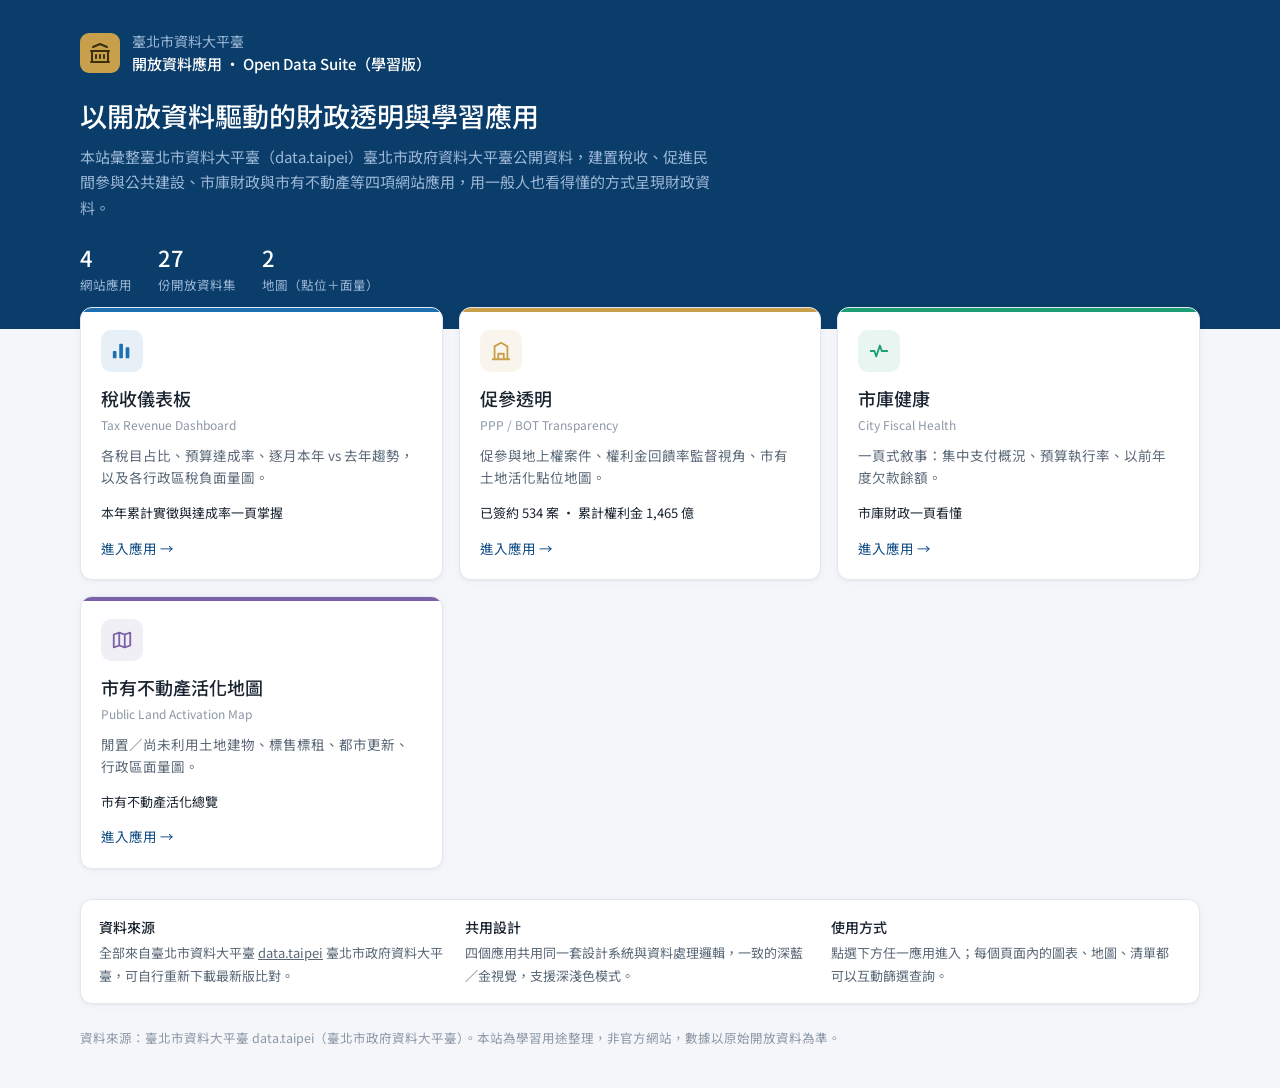
<file: index.html>
<!DOCTYPE html>
<html lang="zh-Hant">
<head>
  <meta charset="UTF-8">
  <meta name="viewport" content="width=device-width, initial-scale=1">
  <title>臺北市資料大平臺 · 開放資料應用(示範)</title>
  <link rel="preconnect" href="https://fonts.googleapis.com">
  <link href="https://fonts.googleapis.com/css2?family=Noto+Sans+TC:wght@400;500&display=swap" rel="stylesheet">
  <link rel="stylesheet" href="shared/tokens.css">
  <style>
    .hero { background: var(--brand); color: #fff; padding: 0; }
    .hero__inner { max-width: var(--maxw); margin: 0 auto; padding: 30px 20px 34px; }
    .hero__brand { display: flex; align-items: center; gap: 12px; }
    .hero__mark { width: 40px; height: 40px; border-radius: 9px; background: var(--gold); display: flex; align-items: center; justify-content: center; color: #3a2e0c; flex: none; }
    .hero h1 { margin: 18px 0 6px; font-size: 27px; font-weight: 500; color: #fff; }
    .hero p { margin: 0; color: var(--brand-300); font-size: 15px; max-width: 640px; line-height: 1.7; }
    .hero__stats { display: flex; gap: 26px; flex-wrap: wrap; margin-top: 20px; }
    .hero__stat b { font-size: 22px; font-weight: 500; color: #fff; }
    .hero__stat span { font-size: 12.5px; color: var(--brand-300); display: block; }

    .apps { max-width: var(--maxw); margin: -22px auto 0; padding: 0 20px; display: grid; gap: 16px; grid-template-columns: repeat(auto-fit, minmax(270px, 1fr)); }
    .app-card { display: flex; flex-direction: column; background: var(--surface); border: 1px solid var(--border); border-radius: var(--radius-card); padding: 0; overflow: hidden; text-decoration: none; color: inherit; box-shadow: var(--shadow); transition: transform .14s, box-shadow .14s, border-color .14s; }
    .app-card:hover { transform: translateY(-3px); box-shadow: 0 6px 22px rgba(16,32,56,.10); border-color: var(--border-strong); }
    .app-card__top { height: 4px; }
    .app-card__body { padding: 18px 20px 20px; display: flex; flex-direction: column; height: 100%; }
    .app-card__icon { width: 42px; height: 42px; border-radius: 10px; display: flex; align-items: center; justify-content: center; margin-bottom: 12px; }
    .app-card h2 { margin: 0; font-size: 18px; font-weight: 500; }
    .app-card .en { font-size: 12px; color: var(--text-muted); margin: 2px 0 10px; }
    .app-card .desc { font-size: 13.5px; color: var(--text-2); line-height: 1.65; flex: 1; }
    .app-card .stat { margin-top: 14px; font-size: 13px; color: var(--text); font-variant-numeric: tabular-nums; }
    .app-card .stat b { font-weight: 500; }
    .app-card .go { margin-top: 14px; font-size: 13.5px; color: var(--brand-600); display: inline-flex; align-items: center; gap: 5px; }

    .about { max-width: var(--maxw); margin: 30px auto 0; padding: 0 20px; }
    .about .card { display: grid; gap: 16px; grid-template-columns: repeat(auto-fit, minmax(220px, 1fr)); }
    .about h3 { margin: 0 0 4px; font-size: 14px; font-weight: 500; }
    .about p { margin: 0; font-size: 13px; color: var(--text-2); line-height: 1.7; }
    .foot { max-width: var(--maxw); margin: 24px auto 40px; padding: 0 20px; font-size: 12.5px; color: var(--text-muted); }
  </style>
</head>
<body>
  <header class="hero">
    <div class="hero__inner">
      <div class="hero__brand">
        <span class="hero__mark" aria-hidden="true">
          <svg width="24" height="24" viewBox="0 0 24 24" fill="none" stroke="currentColor" stroke-width="2" stroke-linecap="round" stroke-linejoin="round">
            <path d="M3 21h18M3 10h18M5 6l7-3 7 3M4 10v11M20 10v11M8 14v3M12 14v3M16 14v3"/></svg>
        </span>
        <div>
          <div style="font-size:14px;color:var(--brand-300)">臺北市資料大平臺</div>
          <div style="font-size:15px;font-weight:500">開放資料應用 · Open Data Suite（學習版）</div>
        </div>
      </div>
      <h1>以開放資料驅動的財政透明與學習應用</h1>
      <p>本站彙整臺北市資料大平臺（data.taipei）臺北市政府資料大平臺公開資料，建置稅收、促進民間參與公共建設、市庫財政與市有不動產等四項網站應用，用一般人也看得懂的方式呈現財政資料。</p>
      <div class="hero__stats">
        <div class="hero__stat"><b>4</b><span>網站應用</span></div>
        <div class="hero__stat"><b>27</b><span>份開放資料集</span></div>
        <div class="hero__stat"><b>2</b><span>地圖（點位＋面量）</span></div>
      </div>
    </div>
  </header>

  <main>
    <section class="apps" id="apps"></section>

    <section class="about">
      <div class="card">
        <div><h3>資料來源</h3><p>全部來自臺北市資料大平臺 <a href="https://data.taipei" target="_blank" rel="noopener">data.taipei</a> 臺北市政府資料大平臺，可自行重新下載最新版比對。</p></div>
        <div><h3>共用設計</h3><p>四個應用共用同一套設計系統與資料處理邏輯，一致的深藍／金視覺，支援深淺色模式。</p></div>
        <div><h3>使用方式</h3><p>點選下方任一應用進入；每個頁面內的圖表、地圖、清單都可以互動篩選查詢。</p></div>
      </div>
    </section>

    <div class="foot">
      資料來源：臺北市資料大平臺 data.taipei（臺北市政府資料大平臺）。本站為學習用途整理，非官方網站，數據以原始開放資料為準。
    </div>
  </main>

  <script>
    const APPS = [
      { key: 'tax_dashboard', name: '稅收儀表板', en: 'Tax Revenue Dashboard', color: '#1C6FB0',
        desc: '各稅目占比、預算達成率、逐月本年 vs 去年趨勢，以及各行政區稅負面量圖。',
        icon: 'M3 13h2v6H3zM10 5h2v14h-2zM17 9h2v10h-2z', stat: '本年累計實徵與達成率一頁掌握' },
      { key: 'bot_cases', name: '促參透明', en: 'PPP / BOT Transparency', color: '#C8A04B',
        desc: '促參與地上權案件、權利金回饋率監督視角、市有土地活化點位地圖。',
        icon: 'M3 21h18M5 21V7l7-4 7 4v14M9 21v-6h6v6', stat: '已簽約 534 案 · 累計權利金 1,465 億' },
      { key: 'money_healthy', name: '市庫健康', en: 'City Fiscal Health', color: '#1d9e75',
        desc: '一頁式敘事：集中支付概況、預算執行率、以前年度欠款餘額。',
        icon: 'M3 12h4l2 6 4-12 2 6h6', stat: '市庫財政一頁看懂' },
      { key: 'land_active_map', name: '市有不動產活化地圖', en: 'Public Land Activation Map', color: '#7B61A8',
        desc: '閒置／尚未利用土地建物、標售標租、都市更新、行政區面量圖。',
        icon: 'M9 4 3 6v14l6-2 6 2 6-2V4l-6 2-6-2zM9 4v14M15 6v14', stat: '市有不動產活化總覽' },
    ];
    document.getElementById('apps').innerHTML = APPS.map((a) => `
      <a class="app-card" href="${a.key}/index.html">
        <div class="app-card__top" style="background:${a.color}"></div>
        <div class="app-card__body">
          <div class="app-card__icon" style="background:${a.color}1a;color:${a.color}">
            <svg width="22" height="22" viewBox="0 0 24 24" fill="none" stroke="currentColor" stroke-width="2"
              stroke-linecap="round" stroke-linejoin="round"><path d="${a.icon}"/></svg>
          </div>
          <h2>${a.name}</h2>
          <div class="en">${a.en}</div>
          <div class="desc">${a.desc}</div>
          <div class="stat">${a.stat}</div>
          <div class="go">進入應用 →</div>
        </div>
      </a>`).join('');
  </script>
</body>
</html>
</file>
<file: shared/tokens.css>
/*
 * 臺北市財政局開放資料應用 — 共用設計系統
 * 忠實採用參考網站 tyctc128.github.io/tpc_finance_app 的視覺語言，
 * 讓「稅收儀表板／促參透明／市庫健康／活化地圖」風格一致。
 * 主色 深藍 = 財政/信任，輔色 金 = 金流。支援淺色/深色模式。
 */

:root {
  /* 品牌色 */
  --brand: #0B3D6B;
  --brand-600: #0e4a82;
  --brand-300: #9db8d6;
  --gold: #C8A04B;
  --gold-soft: #E0C27A;

  /* 語意色 */
  --pos: #1d9e75;   /* 正成長/達成 */
  --neg: #c0433b;   /* 負成長/債務/警示 */
  --warn: #b9821a;

  /* 表面與文字（淺色模式） */
  --page: #f4f6f9;
  --surface: #ffffff;
  --surface-2: #f7f9fc;
  --border: #e3e8ef;
  --border-strong: #cfd7e2;
  --text: #1a2430;
  --text-2: #5a6877;
  --text-muted: #8b97a6;

  /* 圖表色盤（與品牌一致，canvas 用固定 hex） */
  --c1: #0B3D6B;
  --c2: #1C6FB0;
  --c3: #3E92CC;
  --c4: #7FB2D9;
  --c5: #C8A04B;
  --c6: #E0C27A;
  --c7: #5DCAA5;
  --c8: #B4B2A9;

  /* 版面 */
  --radius: 8px;
  --radius-card: 12px;
  --maxw: 1160px;
  --font: "Noto Sans TC", system-ui, -apple-system, "Microsoft JhengHei", sans-serif;
  --shadow: 0 1px 2px rgba(16, 32, 56, .04), 0 1px 8px rgba(16, 32, 56, .04);
}

@media (prefers-color-scheme: dark) {
  :root {
    --page: #0e1620;
    --surface: #18222e;
    --surface-2: #131c26;
    --border: #283543;
    --border-strong: #38485a;
    --text: #e7edf4;
    --text-2: #a9b6c4;
    --text-muted: #7d8a99;
    --brand: #12508c;
    --brand-300: #7ea3c9;
  }
}

* { box-sizing: border-box; }

html, body {
  margin: 0;
  padding: 0;
  background: var(--page);
  color: var(--text);
  font-family: var(--font);
  font-size: 15px;
  line-height: 1.6;
  -webkit-font-smoothing: antialiased;
}

a { color: inherit; }

.wrap { max-width: var(--maxw); margin: 0 auto; padding: 0 20px 40px; }

/* ── 共用頁首 / suite 切換列 ───────────────────────── */
.suite-bar { background: var(--brand); color: #fff; }
.suite-bar__inner {
  max-width: var(--maxw); margin: 0 auto; padding: 12px 20px;
  display: flex; align-items: center; justify-content: space-between;
  flex-wrap: wrap; gap: 10px;
}
.suite-brand { display: flex; align-items: center; gap: 10px; text-decoration: none; }
.suite-brand__mark {
  width: 32px; height: 32px; border-radius: 8px; background: var(--gold);
  display: flex; align-items: center; justify-content: center;
  color: #3a2e0c; font-size: 19px; flex: none;
}
.suite-brand__title { color: #fff; font-size: 15px; font-weight: 500; line-height: 1.2; }
.suite-brand__sub { color: var(--brand-300); font-size: 12px; line-height: 1.2; }

.suite-nav { display: flex; gap: 4px; flex-wrap: wrap; }
.suite-nav a {
  color: var(--brand-300); font-size: 13.5px; text-decoration: none;
  padding: 7px 13px; border-radius: 7px; display: inline-flex; align-items: center; gap: 6px;
  border-bottom: 2px solid transparent; transition: background .15s, color .15s;
}
.suite-nav a:hover { background: rgba(255,255,255,.10); color: #fff; }
.suite-nav a.active { color: #fff; background: rgba(255,255,255,.12); border-bottom-color: var(--gold); }

/* ── 頁面標題列 ───────────────────────── */
.page-head {
  display: flex; align-items: flex-end; justify-content: space-between;
  flex-wrap: wrap; gap: 12px; padding: 22px 0 6px;
}
.page-head h1 { margin: 0; font-size: 22px; font-weight: 500; }
.page-head .sub { color: var(--text-muted); font-size: 13px; margin-top: 2px; }
.page-head .lede { color: var(--text-2); font-size: 14px; margin-top: 10px; max-width: 720px; }

/* ── 卡片 ───────────────────────── */
.card {
  background: var(--surface); border: 1px solid var(--border);
  border-radius: var(--radius-card); padding: 16px 18px; box-shadow: var(--shadow);
}
.card__title { font-size: 15px; font-weight: 500; margin: 0 0 4px; }
.card__hint { font-size: 12px; color: var(--text-muted); }

.grid { display: grid; gap: 14px; }
.grid--kpi { grid-template-columns: repeat(auto-fit, minmax(170px, 1fr)); }
.grid--2 { grid-template-columns: repeat(auto-fit, minmax(300px, 1fr)); }

/* ── KPI 數字卡 ───────────────────────── */
.kpi {
  background: var(--surface); border: 1px solid var(--border);
  border-radius: var(--radius-card); padding: 15px 17px; box-shadow: var(--shadow);
}
.kpi__label { font-size: 13px; color: var(--text-2); margin-bottom: 7px; }
.kpi__value { font-size: 25px; font-weight: 500; letter-spacing: -.01em; font-variant-numeric: tabular-nums; }
.kpi__value small { font-size: 14px; color: var(--text-muted); font-weight: 400; }
.kpi__sub { font-size: 12px; color: var(--text-muted); margin-top: 4px; }
.kpi__delta { font-size: 12.5px; margin-top: 5px; display: flex; align-items: center; gap: 4px; }
.kpi__delta.up { color: var(--pos); }
.kpi__delta.down { color: var(--neg); }
.kpi__delta.flat { color: var(--text-muted); }

/* ── 圖表容器 ───────────────────────── */
.chart { width: 100%; }

/* ── 區塊標題 + 圖例 ───────────────────────── */
.block-head { display: flex; align-items: center; justify-content: space-between; gap: 10px; margin-bottom: 8px; flex-wrap: wrap; }
.legend { display: flex; gap: 14px; flex-wrap: wrap; font-size: 12.5px; color: var(--text-2); }
.legend span { display: inline-flex; align-items: center; gap: 5px; }
.legend i { width: 10px; height: 10px; border-radius: 2px; display: inline-block; }
.legend i.line { width: 13px; height: 3px; }

/* ── 控制元件（下拉/分段） ───────────────────────── */
.controls { display: flex; gap: 8px; flex-wrap: wrap; }
.seg { display: inline-flex; border: 1px solid var(--border-strong); border-radius: var(--radius); overflow: hidden; }
.seg button {
  border: 0; background: var(--surface); color: var(--text-2);
  font: inherit; font-size: 13px; padding: 6px 13px; cursor: pointer;
}
.seg button + button { border-left: 1px solid var(--border); }
.seg button.active { background: var(--brand); color: #fff; }
select.field, input.field {
  font: inherit; font-size: 13px; color: var(--text); background: var(--surface);
  border: 1px solid var(--border-strong); border-radius: var(--radius); padding: 6px 10px;
}
select.field { cursor: pointer; min-width: 110px; }

/* ── 資料表 ───────────────────────── */
.table-wrap { overflow: auto; max-height: 560px; }
table.data { width: 100%; border-collapse: collapse; font-size: 13.5px; }
table.data th, table.data td { padding: 9px 12px; text-align: right; border-bottom: 1px solid var(--border); white-space: nowrap; }
table.data th:first-child, table.data td:first-child { text-align: left; }
table.data thead th { color: var(--text-2); font-weight: 500; background: var(--surface-2); position: sticky; top: 0; }
table.data tbody tr:hover { background: var(--surface-2); }
table.data td.num { font-variant-numeric: tabular-nums; }
table.data td.cat { font-weight: 500; }

/* ── 標記 / 註腳 ───────────────────────── */
.tag { font-size: 12px; padding: 2px 9px; border-radius: var(--radius); display: inline-flex; align-items: center; gap: 4px; }
.tag--warn { background: rgba(185,130,26,.14); color: var(--warn); }
.tag--pos { background: rgba(29,158,117,.14); color: var(--pos); }
.tag--neg { background: rgba(192,67,59,.14); color: var(--neg); }
.tag--ai { background: rgba(11,61,107,.10); color: var(--brand-600); }
@media (prefers-color-scheme: dark) { .tag--ai { background: rgba(126,163,201,.16); color: var(--brand-300); } }

/* ── 重點洞察 ───────────────────────── */
.insight-grid { display: grid; gap: 12px; grid-template-columns: repeat(auto-fit, minmax(250px, 1fr)); }
.insight {
  border: 1px solid var(--border); border-left: 3px solid var(--tone, var(--brand));
  border-radius: 0 var(--radius) var(--radius) 0; padding: 12px 14px; background: var(--surface-2);
}
.insight__head { display: flex; align-items: center; gap: 7px; margin-bottom: 5px; }
.insight__title { font-size: 14px; font-weight: 500; }
.insight__detail { font-size: 13px; color: var(--text-2); line-height: 1.6; }

/* ── 一般提示（例如「這是示範資料」）沿用 insight 卡片語彙 ────── */
.note {
  border: 1px solid var(--border); border-left: 3px solid var(--tone, var(--warn));
  border-radius: 0 var(--radius) var(--radius) 0; padding: 12px 14px; background: var(--surface-2);
  font-size: 13px; color: var(--text-2); line-height: 1.6;
}
.note b { color: var(--text); }

/* ── 地圖 ───────────────────────── */
.map-legend { display: flex; align-items: center; gap: 10px; margin-top: 10px; font-size: 12px; color: var(--text-2); flex-wrap: wrap; }
.map-legend i { width: 12px; height: 12px; border-radius: 3px; display: inline-block; }
.leaflet-popup-content { font-family: var(--font); }

/* ── 相關輿情 ───────────────────────── */
.senti-pills { display: flex; gap: 12px; font-size: 12.5px; color: var(--text-2); }
.senti-pill { display: inline-flex; align-items: center; gap: 5px; }
.senti-pill i { width: 9px; height: 9px; border-radius: 50%; display: inline-block; }
.senti-bar { display: flex; height: 7px; border-radius: 4px; overflow: hidden; background: var(--surface-2); margin: 4px 0 14px; }
.senti-bar span { display: block; height: 100%; }

.news-list { display: grid; gap: 2px; }
.news-item {
  display: flex; gap: 11px; padding: 11px 8px; border-radius: var(--radius);
  text-decoration: none; color: inherit; border-bottom: 1px solid var(--border);
}
.news-item:last-child { border-bottom: 0; }
.news-item:hover { background: var(--surface-2); }
.news-dot { width: 9px; height: 9px; border-radius: 50%; margin-top: 6px; flex: none; }
.news-main { display: flex; flex-direction: column; gap: 2px; min-width: 0; }
.news-title { font-size: 14.5px; font-weight: 500; line-height: 1.45; }
.news-item:hover .news-title { color: var(--brand-600); text-decoration: underline; }
.news-sum { font-size: 13px; color: var(--text-2); line-height: 1.5; }
.news-meta { font-size: 12px; color: var(--text-muted); display: flex; align-items: center; gap: 7px; flex-wrap: wrap; }
.news-topic { background: var(--surface-2); border: 1px solid var(--border); border-radius: var(--radius); padding: 1px 7px; color: var(--text-2); }
@media (prefers-color-scheme: dark) { .news-topic { background: var(--page); } }

.source {
  margin: 18px 0 32px; font-size: 12.5px; color: var(--text-muted);
  display: flex; align-items: center; gap: 7px; flex-wrap: wrap;
}
.source a { color: var(--text-2); }

.skeleton { color: var(--text-muted); font-size: 13px; padding: 30px 0; text-align: center; }

/* ============================================================
 * 以下為本學習版新增的頁面型態（敘事型頁面／首頁／準備中頁），
 * 參考網站沒有對應樣式，維持同一套色彩與圓角語彙延伸設計。
 * ============================================================ */

/* 敘事帶狀標題（money_healthy 使用） */
.band { padding: 4px 0 0; }
.band__head {
  margin: 0; font-size: 19px; font-weight: 500; color: var(--brand);
  display: inline-flex; align-items: center; gap: 9px;
}
.band__head::before {
  content: ""; width: 5px; height: 20px; border-radius: 3px;
  background: var(--gold); display: inline-block;
}
@media (prefers-color-scheme: dark) { .band__head { color: var(--brand-300); } }
.band__lead { margin: 6px 0 0; font-size: 13.5px; color: var(--text-2); max-width: 760px; }

/* 首頁大卡片 */
.hub-grid { display: grid; gap: 16px; grid-template-columns: repeat(auto-fit, minmax(260px, 1fr)); margin-top: 24px; }
.hub-card { background: var(--surface); border: 1px solid var(--border); border-radius: var(--radius-card);
  padding: 22px; box-shadow: var(--shadow); text-decoration: none; color: inherit; display: block; transition: transform .15s, box-shadow .15s; }
.hub-card:hover { transform: translateY(-2px); box-shadow: 0 4px 16px rgba(16,32,56,.10); }
.hub-card__icon { width: 42px; height: 42px; border-radius: 10px; background: var(--brand); color: #fff;
  display: flex; align-items: center; justify-content: center; margin-bottom: 12px; }
.hub-card__title { font-size: 17px; font-weight: 500; margin-bottom: 6px; }
.hub-card__desc { font-size: 13px; color: var(--text-2); line-height: 1.6; }
.hub-card__status { display:inline-block; margin-top:10px; font-size:11.5px; padding:2px 9px; border-radius: var(--radius); }

/* 準備中頁面 */
.coming-soon { text-align:center; padding: 60px 20px; }
.coming-soon h2 { color: var(--brand); font-size: 20px; }
.coming-soon p { color: var(--text-2); max-width: 560px; margin: 10px auto 0; font-size: 14px; line-height: 1.7; }
.need-list { text-align:left; max-width: 620px; margin: 22px auto 0; background: var(--surface-2);
  border: 1px solid var(--border); border-radius: var(--radius); padding: 14px 20px; font-size: 13px; color: var(--text-2); }
.need-list li { margin: 4px 0; }
</file>
